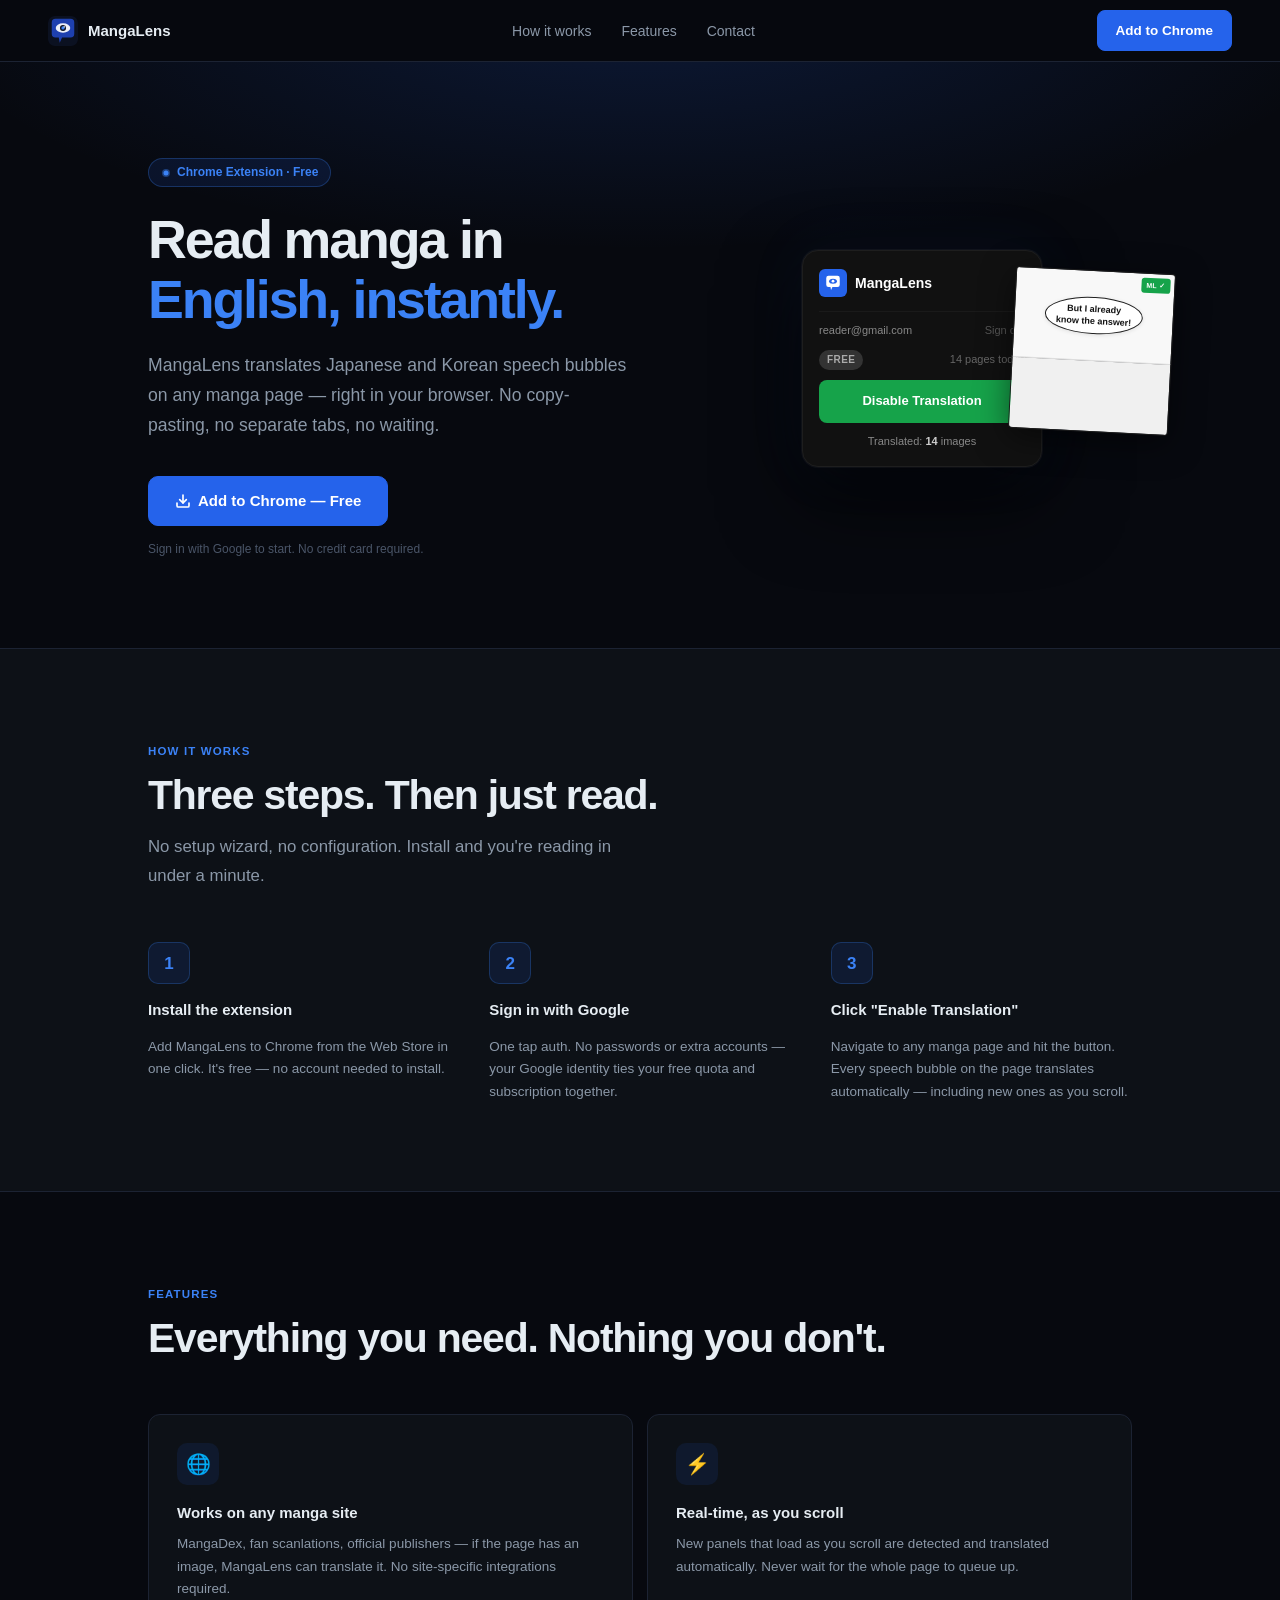
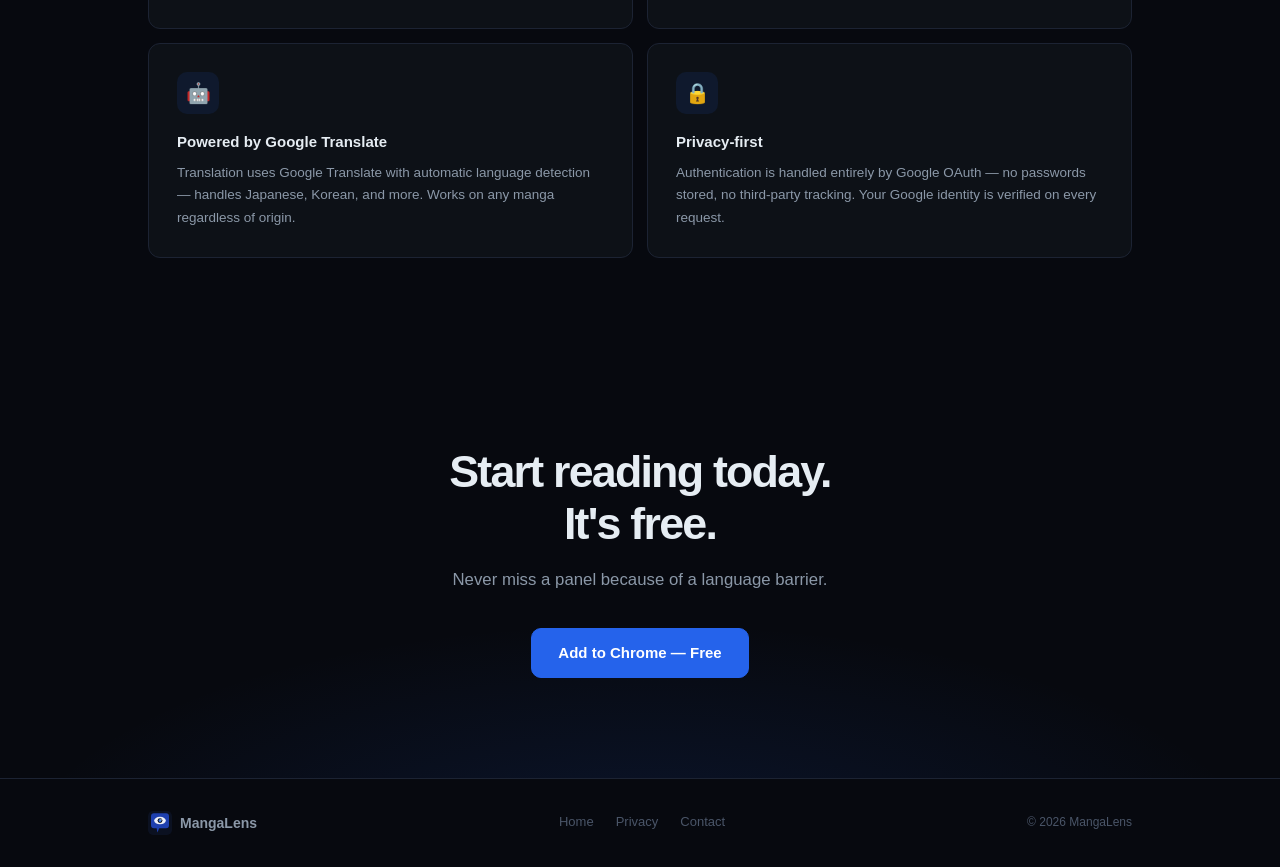
<file: website/index.html>
<!DOCTYPE html>
<html lang="en">
<head>
  <meta charset="UTF-8"/>
  <meta name="viewport" content="width=device-width, initial-scale=1.0"/>
  <title>MangaLens — Read Manga in English, Instantly</title>
  <meta name="description" content="Translate Japanese and Korean manga pages to English in real time — right in your browser. Free."/>
  <link rel="stylesheet" href="style.css"/>
  <link rel="icon" type="image/svg+xml" href="icon.svg"/>
  <style>
    /* ── Hero ── */
    .hero-wrap {
      overflow: hidden; position: relative;
      background: radial-gradient(ellipse 80% 60% at 50% -10%, rgba(37,99,235,.18) 0%, transparent 70%);
    }
    .hero {
      max-width: 1080px; margin: 0 auto; padding: 96px 48px 88px;
      display: grid; grid-template-columns: 1fr 420px; gap: 72px; align-items: center;
    }
    .hero-badge {
      display: inline-flex; align-items: center; gap: 6px;
      padding: 4px 12px; border-radius: 100px;
      background: rgba(37,99,235,.12); border: 1px solid rgba(59,130,246,.28);
      font-size: 12px; font-weight: 600; color: var(--blue-lt);
      margin-bottom: 22px;
    }
    .hero h1 {
      font-size: clamp(2rem, 4.2vw, 3.4rem);
      font-weight: 800; line-height: 1.12; letter-spacing: -.04em;
      margin-bottom: 20px;
    }
    .hero h1 em { font-style: normal; color: var(--blue-lt); }
    .hero-sub {
      font-size: 1.1rem; color: var(--muted); line-height: 1.72;
      max-width: 480px; margin-bottom: 36px;
    }
    .hero-actions { display: flex; gap: 12px; flex-wrap: wrap; align-items: center; }
    .hero-note { margin-top: 14px; font-size: 12px; color: var(--faint); }
    .hero-note a { color: var(--faint); text-decoration: underline; }

    /* Extension popup mockup */
    .popup-mock {
      background: #111; border-radius: 16px;
      border: 1px solid #1e1e1e;
      box-shadow:
        0 0 0 1px rgba(255,255,255,.04),
        0 32px 80px rgba(0,0,0,.7),
        0 0 60px rgba(37,99,235,.08);
      overflow: hidden; width: 240px; margin: 0 auto;
      font-family: -apple-system, BlinkMacSystemFont, "Segoe UI", sans-serif;
      position: relative;
    }
    .pm-inner { padding: 18px 16px 16px; display: flex; flex-direction: column; gap: 10px; }
    .pm-header {
      display: flex; align-items: center; gap: 8px;
      padding-bottom: 14px; border-bottom: 1px solid #1a1a1a;
    }
    .pm-logo {
      width: 28px; height: 28px; background: var(--blue);
      border-radius: 6px; flex-shrink: 0;
      display: flex; align-items: center; justify-content: center;
    }
    .pm-logo svg { width: 18px; height: 18px; }
    .pm-title { font-size: 14px; font-weight: 700; color: #fff; }
    .pm-row { display: flex; justify-content: space-between; align-items: center; font-size: 11px; color: #666; }
    .pm-email { color: #888; overflow: hidden; text-overflow: ellipsis; white-space: nowrap; max-width: 160px; }
    .pm-tier {
      display: inline-block; padding: 2px 8px; border-radius: 10px;
      background: #1d4ed8; color: #fff;
      font-size: 10px; font-weight: 700; letter-spacing: .4px;
    }
    .pm-quota { font-size: 11px; color: #666; }
    .pm-bar-wrap { height: 4px; background: #1a1a1a; border-radius: 2px; overflow: hidden; }
    .pm-bar { height: 100%; width: 22%; background: var(--blue); border-radius: 2px; }
    .pm-btn {
      padding: 11px; background: #16a34a; color: #fff;
      border-radius: 8px; text-align: center;
      font-size: 13px; font-weight: 600;
    }
    .pm-status { font-size: 11px; color: #888; text-align: center; }
    .pm-status strong { color: #ccc; }

    /* Manga panel mock beside popup */
    .visual-wrap {
      position: relative; display: flex; justify-content: center; align-items: center;
    }
    .manga-mock {
      position: absolute; right: -40px; top: 20px;
      width: 160px; border-radius: 4px; overflow: hidden;
      border: 1px solid #1c1c1c;
      box-shadow: 0 8px 32px rgba(0,0,0,.5);
      transform: rotate(3deg);
      pointer-events: none;
    }
    .manga-panel {
      background: #f8f8f8; height: 90px; border-bottom: 1px solid #ddd;
      display: flex; align-items: center; justify-content: center;
      padding: 12px; position: relative;
    }
    .manga-bubble {
      background: white; border: 1.5px solid #222; border-radius: 50%;
      padding: 6px 10px; font-size: 9px; font-weight: 600; color: #111;
      text-align: center; line-height: 1.3;
      box-shadow: 0 1px 4px rgba(0,0,0,.1);
    }
    .manga-panel2 { background: #f0f0f0; height: 70px; }
    /* Translated overlay indicator */
    .translated-badge {
      position: absolute; top: 4px; right: 4px;
      background: #16a34a; color: #fff;
      font-size: 7px; font-weight: 700; letter-spacing: .3px;
      padding: 2px 5px; border-radius: 3px;
    }

    /* ── How it works ── */
    .how { background: var(--surf); border-top: 1px solid var(--border); border-bottom: 1px solid var(--border); }
    .steps {
      display: grid; grid-template-columns: repeat(3,1fr); gap: 40px;
      margin-top: 52px;
    }
    .step { display: flex; flex-direction: column; gap: 14px; }
    .step-num {
      width: 42px; height: 42px; border-radius: 10px;
      background: rgba(37,99,235,.12); border: 1px solid rgba(59,130,246,.25);
      display: flex; align-items: center; justify-content: center;
      font-size: 17px; font-weight: 800; color: var(--blue-lt);
    }
    .step h3 { font-size: 15px; font-weight: 700; }
    .step p  { font-size: 13.5px; color: var(--muted); line-height: 1.65; }

    /* connector dots */
    .steps-wrap { position: relative; }

    /* ── Features ── */
    .features-grid {
      display: grid; grid-template-columns: repeat(2,1fr); gap: 14px;
      margin-top: 52px;
    }
    .feat-card {
      background: var(--surf); border: 1px solid var(--border);
      border-radius: var(--r); padding: 28px;
      transition: border-color .2s, background .2s;
    }
    .feat-card:hover { border-color: var(--border2); background: var(--surf2); }
    .feat-icon {
      width: 42px; height: 42px; border-radius: 10px;
      background: rgba(37,99,235,.1);
      display: flex; align-items: center; justify-content: center;
      font-size: 20px; margin-bottom: 16px;
    }
    .feat-card h3 { font-size: 15px; font-weight: 700; margin-bottom: 8px; }
    .feat-card p  { font-size: 13.5px; color: var(--muted); line-height: 1.65; }

    /* ── Pricing teaser ── */
    .price-teaser { background: var(--surf); border-top: 1px solid var(--border); border-bottom: 1px solid var(--border); }
    .tier-cards {
      display: grid; grid-template-columns: repeat(2,1fr); gap: 16px;
      margin-top: 48px;
    }
    .tier-card {
      border: 1px solid var(--border); border-radius: var(--r);
      padding: 28px 28px 24px; background: var(--bg);
    }
    .tier-card.pop { border-color: var(--blue); background: rgba(37,99,235,.04); }
    .tc-badge {
      display: inline-block; padding: 3px 10px; border-radius: 6px;
      font-size: 10.5px; font-weight: 700; letter-spacing: .05em;
      text-transform: uppercase; margin-bottom: 14px;
    }
    .tc-badge.free { background: var(--surf2); color: var(--muted); }
    .tc-badge.pro  { background: rgba(37,99,235,.18); color: var(--blue-lt); }
    .tc-price { font-size: 2.4rem; font-weight: 800; line-height: 1; margin-bottom: 4px; letter-spacing: -.04em; }
    .tc-price small { font-size: .9rem; font-weight: 500; color: var(--muted); vertical-align: super; }
    .tc-period { font-size: 12px; color: var(--faint); margin-bottom: 20px; }
    .tc-list { list-style: none; display: flex; flex-direction: column; gap: 9px; margin-bottom: 22px; }
    .tc-list li { font-size: 13.5px; color: var(--muted); display: flex; gap: 9px; align-items: flex-start; }
    .tc-list li::before { content: "✓"; color: var(--blue-lt); font-weight: 700; flex-shrink: 0; }
    .price-teaser .section-actions { margin-top: 32px; text-align: center; }

    /* ── CTA ── */
    .cta-wrap {
      text-align: center;
      background: radial-gradient(ellipse 70% 80% at 50% 120%, rgba(37,99,235,.14) 0%, transparent 70%);
    }
    .cta-wrap .inner { padding: 100px 48px; }
    .cta-wrap h2 {
      font-size: clamp(1.8rem, 3.5vw, 2.8rem);
      font-weight: 800; letter-spacing: -.04em; line-height: 1.15;
      margin-bottom: 18px;
    }
    .cta-wrap p { font-size: 1.05rem; color: var(--muted); margin-bottom: 34px; }

    /* ── Responsive ── */
    @media (max-width: 900px) {
      .hero { grid-template-columns: 1fr; padding: 64px 20px 56px; gap: 48px; }
      .visual-wrap { justify-content: center; }
      .manga-mock { display: none; }
    }
    @media (max-width: 840px) {
      .steps { grid-template-columns: 1fr; gap: 28px; }
      .features-grid { grid-template-columns: 1fr; }
      .tier-cards { grid-template-columns: 1fr; }
      .cta-wrap .inner { padding: 72px 20px; }
    }
  </style>
</head>
<body>

<!-- ── Nav ──────────────────────────────────────────────────────────────── -->
<nav class="nav">
  <a href="/" class="nav-logo">
    <svg class="nav-logo-icon" viewBox="0 0 128 128" xmlns="http://www.w3.org/2000/svg">
      <rect width="128" height="128" rx="22" fill="#0b1121"/>
      <path fill="#1e40af" d="M32,12 L96,12 Q112,12 112,28 L112,76 Q112,92 96,92 L60,92 L50,114 L46,92 L32,92 Q16,92 16,76 L16,28 Q16,12 32,12 Z"/>
      <ellipse cx="64" cy="51" rx="31" ry="20" fill="white" opacity="0.92"/>
      <circle cx="64" cy="51" r="13" fill="#0b1121"/>
      <circle cx="64" cy="51" r="7" fill="#3b82f6"/>
      <circle cx="70" cy="46" r="4" fill="white" opacity="0.65"/>
    </svg>
    MangaLens
  </a>
  <ul class="nav-links">
    <li><a href="#how">How it works</a></li>
    <li><a href="#features">Features</a></li>
    <li><a href="mailto:hello@manga-lens.com">Contact</a></li>
  </ul>
  <a href="https://chromewebstore.google.com/detail/mangalens/cfmmcokpehjfflhohpcgmjdedenlklek" class="btn btn-primary">Add to Chrome</a>
</nav>

<!-- ── Hero ─────────────────────────────────────────────────────────────── -->
<div class="hero-wrap">
  <div class="hero">
    <div class="hero-text">
      <div class="hero-badge">
        <svg width="10" height="10" viewBox="0 0 10 10" fill="none">
          <circle cx="5" cy="5" r="4" fill="#3b82f6" opacity=".4"/>
          <circle cx="5" cy="5" r="2.5" fill="#3b82f6"/>
        </svg>
        Chrome Extension · Free
      </div>
      <h1>Read manga in<br/><em>English, instantly.</em></h1>
      <p class="hero-sub">
        MangaLens translates Japanese and Korean speech bubbles on any manga page — right in your browser. No copy-pasting, no separate tabs, no waiting.
      </p>
      <div class="hero-actions">
        <a href="https://chromewebstore.google.com/detail/mangalens/cfmmcokpehjfflhohpcgmjdedenlklek" class="btn btn-primary btn-lg">
          <svg width="16" height="16" viewBox="0 0 24 24" fill="none" stroke="currentColor" stroke-width="2.5" stroke-linecap="round" stroke-linejoin="round">
            <path d="M21 15v4a2 2 0 01-2 2H5a2 2 0 01-2-2v-4"/>
            <polyline points="7 10 12 15 17 10"/>
            <line x1="12" y1="15" x2="12" y2="3"/>
          </svg>
          Add to Chrome — Free
        </a>
      </div>
      <p class="hero-note">Sign in with Google to start. No credit card required.</p>
    </div>

    <div class="visual-wrap">
      <!-- Extension popup mock -->
      <div class="popup-mock">
        <div class="pm-inner">
          <div class="pm-header">
            <div class="pm-logo">
              <svg viewBox="0 0 128 128" xmlns="http://www.w3.org/2000/svg">
                <path fill="white" d="M32,12 L96,12 Q112,12 112,28 L112,76 Q112,92 96,92 L60,92 L50,114 L46,92 L32,92 Q16,92 16,76 L16,28 Q16,12 32,12 Z"/>
                <ellipse cx="64" cy="51" rx="28" ry="18" fill="#2563eb"/>
                <circle cx="64" cy="51" r="10" fill="white"/>
                <circle cx="68" cy="47" r="3" fill="white" opacity="0.5"/>
              </svg>
            </div>
            <div class="pm-title">MangaLens</div>
          </div>

          <div class="pm-row">
            <span class="pm-email">reader@gmail.com</span>
            <span style="color:#555;font-size:11px;cursor:pointer">Sign out</span>
          </div>
          <div style="display:flex;align-items:center;gap:6px">
            <span class="pm-tier" style="background:#333;color:#aaa">FREE</span>
            <span style="flex:1;font-size:11px;color:#666;text-align:right">14 pages today</span>
          </div>
          <div class="pm-btn">Disable Translation</div>
          <div class="pm-status">Translated: <strong>14</strong> images</div>
        </div>
      </div>

      <!-- Manga panel mockup -->
      <div class="manga-mock">
        <div class="manga-panel">
          <div class="manga-bubble">But I already<br/>know the answer!</div>
          <span class="translated-badge">ML ✓</span>
        </div>
        <div class="manga-panel2"></div>
      </div>
    </div>
  </div>
</div>

<!-- ── How it works ──────────────────────────────────────────────────────── -->
<section class="section how" id="how">
  <div class="inner">
    <div class="eyebrow">How it works</div>
    <h2 class="section-title">Three steps. Then just read.</h2>
    <p class="section-sub">No setup wizard, no configuration. Install and you're reading in under a minute.</p>

    <div class="steps steps-wrap">
      <div class="step">
        <div class="step-num">1</div>
        <h3>Install the extension</h3>
        <p>Add MangaLens to Chrome from the Web Store in one click. It's free — no account needed to install.</p>
      </div>
      <div class="step">
        <div class="step-num">2</div>
        <h3>Sign in with Google</h3>
        <p>One tap auth. No passwords or extra accounts — your Google identity ties your free quota and subscription together.</p>
      </div>
      <div class="step">
        <div class="step-num">3</div>
        <h3>Click "Enable Translation"</h3>
        <p>Navigate to any manga page and hit the button. Every speech bubble on the page translates automatically — including new ones as you scroll.</p>
      </div>
    </div>
  </div>
</section>

<!-- ── Features ──────────────────────────────────────────────────────────── -->
<section class="section" id="features">
  <div class="inner">
    <div class="eyebrow">Features</div>
    <h2 class="section-title">Everything you need. Nothing you don't.</h2>

    <div class="features-grid">
      <div class="feat-card">
        <div class="feat-icon">🌐</div>
        <h3>Works on any manga site</h3>
        <p>MangaDex, fan scanlations, official publishers — if the page has an image, MangaLens can translate it. No site-specific integrations required.</p>
      </div>
      <div class="feat-card">
        <div class="feat-icon">⚡</div>
        <h3>Real-time, as you scroll</h3>
        <p>New panels that load as you scroll are detected and translated automatically. Never wait for the whole page to queue up.</p>
      </div>
      <div class="feat-card">
        <div class="feat-icon">🤖</div>
        <h3>Powered by Google Translate</h3>
        <p>Translation uses Google Translate with automatic language detection — handles Japanese, Korean, and more. Works on any manga regardless of origin.</p>
      </div>
      <div class="feat-card">
        <div class="feat-icon">🔒</div>
        <h3>Privacy-first</h3>
        <p>Authentication is handled entirely by Google OAuth — no passwords stored, no third-party tracking. Your Google identity is verified on every request.</p>
      </div>
    </div>
  </div>
</section>

<!-- ── CTA ───────────────────────────────────────────────────────────────── -->
<section class="section cta-wrap">
  <div class="inner">
    <h2>Start reading today.<br/>It's free.</h2>
    <p>Never miss a panel because of a language barrier.</p>
    <a href="https://chromewebstore.google.com/detail/mangalens/cfmmcokpehjfflhohpcgmjdedenlklek" class="btn btn-primary btn-lg">
      Add to Chrome — Free
    </a>
  </div>
</section>

<!-- ── Footer ────────────────────────────────────────────────────────────── -->
<footer class="footer">
  <div class="footer-inner">
    <a href="/" class="footer-logo">
      <svg class="footer-logo-icon" viewBox="0 0 128 128" xmlns="http://www.w3.org/2000/svg">
        <rect width="128" height="128" rx="22" fill="#0b1121"/>
        <path fill="#1e40af" d="M32,12 L96,12 Q112,12 112,28 L112,76 Q112,92 96,92 L60,92 L50,114 L46,92 L32,92 Q16,92 16,76 L16,28 Q16,12 32,12 Z"/>
        <ellipse cx="64" cy="51" rx="31" ry="20" fill="white" opacity="0.92"/>
        <circle cx="64" cy="51" r="13" fill="#0b1121"/>
        <circle cx="64" cy="51" r="7" fill="#3b82f6"/>
        <circle cx="70" cy="46" r="4" fill="white" opacity="0.65"/>
      </svg>
      MangaLens
    </a>
    <nav class="footer-links">
      <a href="/">Home</a>
      <a href="privacy.html">Privacy</a>
      <a href="mailto:hello@manga-lens.com">Contact</a>
    </nav>
    <span class="footer-copy">© 2026 MangaLens</span>
  </div>
</footer>

</body>
</html>
</file>
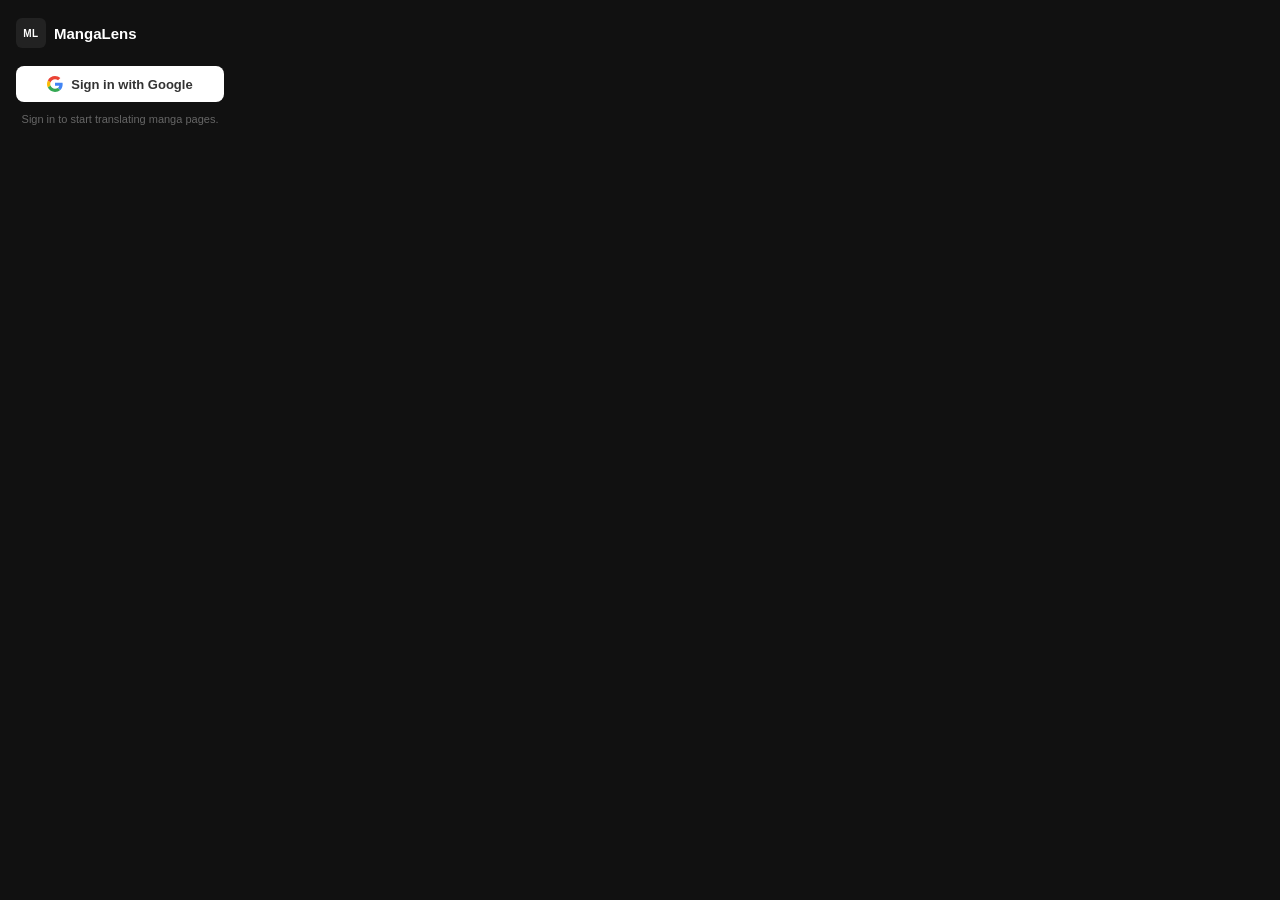
<file: extension/popup.html>
<!DOCTYPE html>
<html lang="en">
<head>
  <meta charset="UTF-8" />
  <title>MangaLens</title>
  <style>
    * { box-sizing: border-box; margin: 0; padding: 0; }

    body {
      width: 240px;
      font-family: -apple-system, BlinkMacSystemFont, "Segoe UI", sans-serif;
      background: #111;
      color: #eee;
      padding: 18px 16px 16px;
    }

    .header {
      display: flex;
      align-items: center;
      gap: 8px;
      margin-bottom: 18px;
    }
    .logo {
      width: 30px; height: 30px;
      background: #222;
      border-radius: 6px;
      display: flex; align-items: center; justify-content: center;
      font-size: 10px; font-weight: bold; color: #fff; letter-spacing: 0.5px;
    }
    .title { font-size: 15px; font-weight: 600; color: #fff; }

    /* ── signed-out view ── */
    #view-signout { display: flex; flex-direction: column; gap: 10px; }

    .sign-in-btn {
      width: 100%; padding: 10px;
      background: #fff; color: #333;
      border: none; border-radius: 8px;
      font-size: 13px; font-weight: 600; cursor: pointer;
      display: flex; align-items: center; justify-content: center; gap: 8px;
      transition: background 0.15s;
    }
    .sign-in-btn:hover { background: #e8e8e8; }
    .sign-in-btn svg { flex-shrink: 0; }

    .note { font-size: 11px; color: #666; text-align: center; line-height: 1.4; }

    /* ── signed-in view ── */
    #view-signin { display: none; flex-direction: column; gap: 10px; }

    .user-row {
      display: flex; align-items: center; justify-content: space-between;
      font-size: 11px; color: #888;
    }
    .user-email { overflow: hidden; text-overflow: ellipsis; white-space: nowrap; max-width: 160px; }
    .sign-out-link {
      font-size: 11px; color: #555; cursor: pointer; text-decoration: underline;
      background: none; border: none; padding: 0; white-space: nowrap;
    }
    .sign-out-link:hover { color: #999; }
    .refresh-btn {
      font-size: 13px; color: #444; cursor: pointer;
      background: none; border: none; padding: 0 2px;
      line-height: 1; transition: color .15s, transform .3s;
    }
    .refresh-btn:hover { color: #888; }
    .refresh-btn.spinning { animation: ml-spin 0.7s linear infinite; color: #666; }

    .tier-badge {
      display: inline-block;
      padding: 2px 7px; border-radius: 10px;
      font-size: 10px; font-weight: 700; letter-spacing: 0.5px;
      text-transform: uppercase;
    }
    .tier-badge.free  { background: #333; color: #aaa; }
    .tier-badge.paid  { background: #1d4ed8; color: #fff; }
    .tier-badge.admin { background: #7c3aed; color: #fff; }

    .quota-row {
      display: flex; align-items: center; justify-content: space-between;
      font-size: 11px; color: #666;
    }
    .toggle-btn {
      width: 100%; padding: 11px;
      border: none; border-radius: 8px;
      font-size: 14px; font-weight: 600; cursor: pointer;
      transition: background 0.15s, transform 0.1s;
    }
    .toggle-btn:active { transform: scale(0.97); }
    .toggle-btn.off { background: #2563eb; color: #fff; }
    .toggle-btn.on  { background: #16a34a; color: #fff; }
    .toggle-btn:disabled { background: #333; color: #666; cursor: default; }

    .status-line {
      font-size: 11px; color: #666; text-align: center; min-height: 16px;
    }
    .status-line.warn { color: #f59e0b; }
    .status-line.error { color: #ef4444; }
    .status-line span { color: #ccc; }

    .scan-btn {
      width: 100%; padding: 8px;
      background: transparent; color: #666;
      border: 1px solid #2a2a2a; border-radius: 8px;
      font-size: 12px; cursor: pointer;
      transition: background 0.15s, color 0.15s, border-color 0.15s;
    }
    .scan-btn:hover { background: #1a1a1a; color: #aaa; border-color: #444; }
    .scan-btn:disabled { color: #444; border-color: #1e1e1e; cursor: default; }

    hr { border: none; border-top: 1px solid #222; }
  </style>
</head>
<body>

  <div class="header">
    <div class="logo">ML</div>
    <div class="title">MangaLens</div>
  </div>

  <!-- Signed-out -->
  <div id="view-signout">
    <button class="sign-in-btn" id="signInBtn">
      <svg width="16" height="16" viewBox="0 0 48 48">
        <path fill="#EA4335" d="M24 9.5c3.54 0 6.71 1.22 9.21 3.6l6.85-6.85C35.9 2.38 30.47 0 24 0 14.62 0 6.51 5.38 2.56 13.22l7.98 6.19C12.43 13.72 17.74 9.5 24 9.5z"/>
        <path fill="#4285F4" d="M46.98 24.55c0-1.57-.15-3.09-.38-4.55H24v9.02h12.94c-.58 2.96-2.26 5.48-4.78 7.18l7.73 6c4.51-4.18 7.09-10.36 7.09-17.65z"/>
        <path fill="#FBBC05" d="M10.53 28.59c-.48-1.45-.76-2.99-.76-4.59s.27-3.14.76-4.59l-7.98-6.19C.92 16.46 0 20.12 0 24c0 3.88.92 7.54 2.56 10.78l7.97-6.19z"/>
        <path fill="#34A853" d="M24 48c6.48 0 11.93-2.13 15.89-5.81l-7.73-6c-2.18 1.48-4.97 2.31-8.16 2.31-6.26 0-11.57-4.22-13.47-9.91l-7.98 6.19C6.51 42.62 14.62 48 24 48z"/>
      </svg>
      Sign in with Google
    </button>
    <p class="note">Sign in to start translating manga pages.</p>
  </div>

  <!-- Signed-in -->
  <div id="view-signin">
    <div class="user-row">
      <span class="user-email" id="userEmail"></span>
      <div style="display:flex;align-items:center;gap:8px">
        <button class="refresh-btn" id="refreshBtn" title="Refresh account">↻</button>
        <button class="sign-out-link" id="signOutBtn">Sign out</button>
      </div>
    </div>

    <div style="display:flex;align-items:center;gap:6px">
      <span class="tier-badge" id="tierBadge">free</span>
      <div class="quota-row" style="flex:1;justify-content:flex-end" id="quotaRow">
        <span id="quotaText"></span>
      </div>
    </div>

    <hr/>

    <button id="toggleBtn" class="toggle-btn off">Enable Translation</button>
    <button id="scanBtn" class="scan-btn" style="display:none">Scan for untranslated images</button>
    <div class="status-line" id="statusLine">Translation is off</div>
  </div>

  <script src="popup.js"></script>
</body>
</html>
</file>
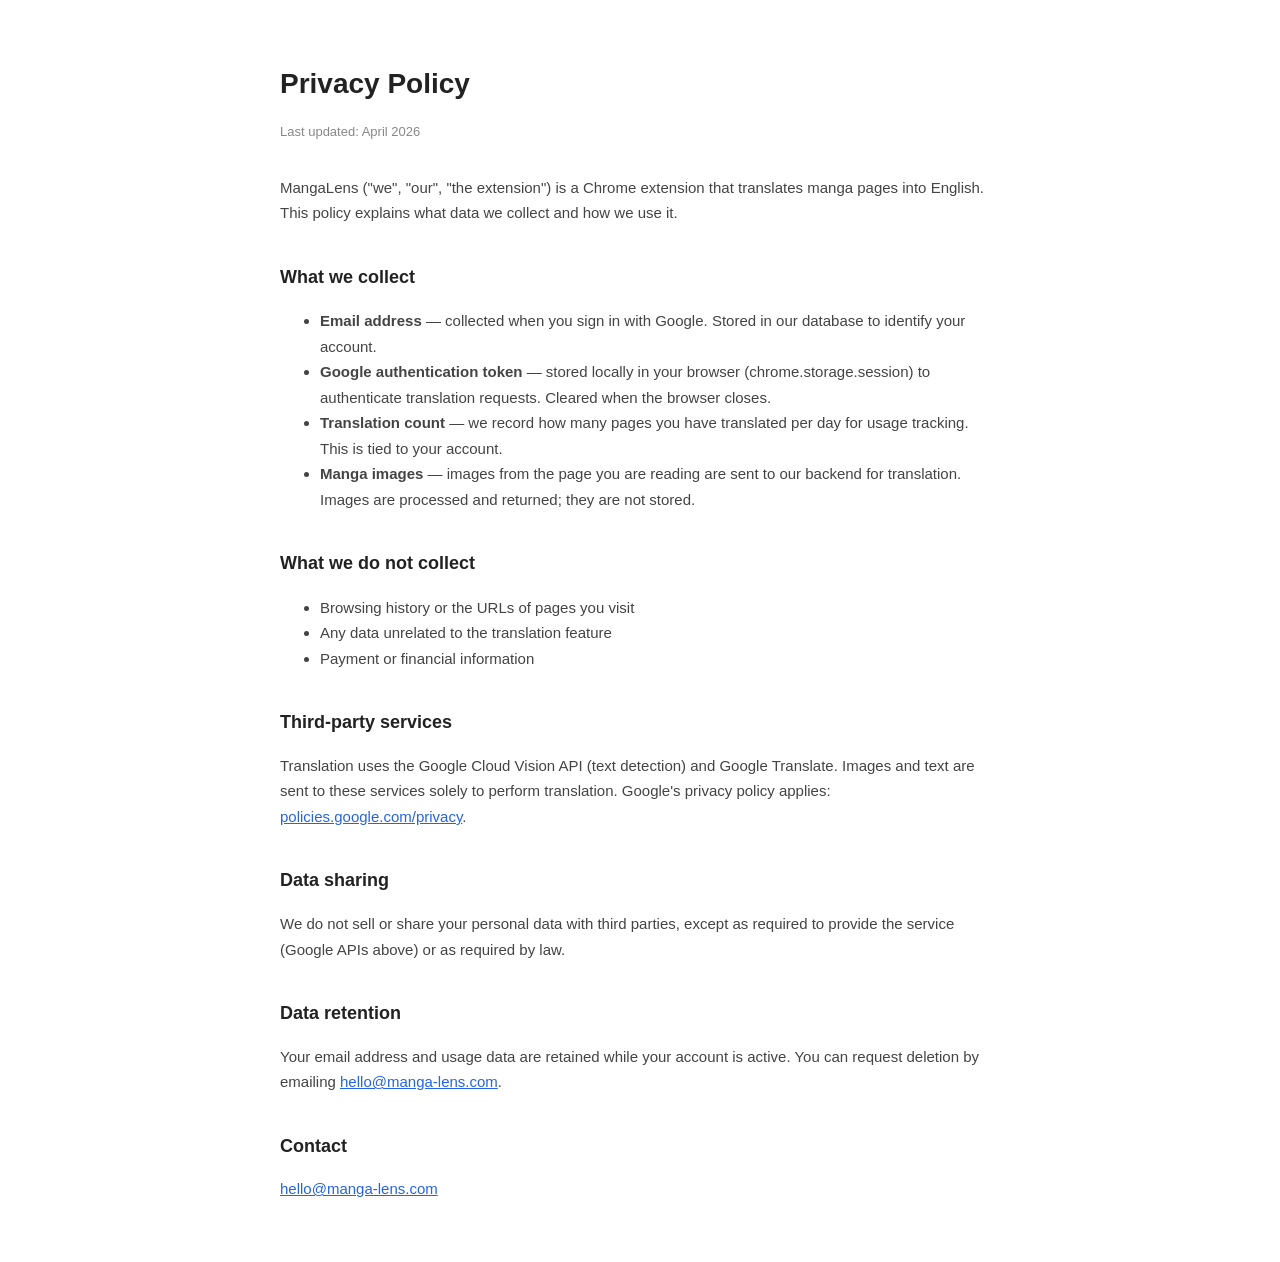
<file: website/privacy.html>
<!DOCTYPE html>
<html lang="en">
<head>
  <meta charset="UTF-8" />
  <meta name="viewport" content="width=device-width, initial-scale=1.0" />
  <title>Privacy Policy — MangaLens</title>
  <style>
    body { font-family: -apple-system, BlinkMacSystemFont, "Segoe UI", sans-serif; max-width: 720px; margin: 60px auto; padding: 0 24px; color: #222; line-height: 1.7; }
    h1 { font-size: 28px; margin-bottom: 4px; }
    h2 { font-size: 18px; margin-top: 36px; }
    p, li { font-size: 15px; color: #444; }
    a { color: #2563eb; }
    .updated { font-size: 13px; color: #888; margin-bottom: 32px; }
  </style>
</head>
<body>
  <h1>Privacy Policy</h1>
  <p class="updated">Last updated: April 2026</p>

  <p>MangaLens ("we", "our", "the extension") is a Chrome extension that translates manga pages into English. This policy explains what data we collect and how we use it.</p>

  <h2>What we collect</h2>
  <ul>
    <li><strong>Email address</strong> — collected when you sign in with Google. Stored in our database to identify your account.</li>
    <li><strong>Google authentication token</strong> — stored locally in your browser (chrome.storage.session) to authenticate translation requests. Cleared when the browser closes.</li>
    <li><strong>Translation count</strong> — we record how many pages you have translated per day for usage tracking. This is tied to your account.</li>
    <li><strong>Manga images</strong> — images from the page you are reading are sent to our backend for translation. Images are processed and returned; they are not stored.</li>
  </ul>

  <h2>What we do not collect</h2>
  <ul>
    <li>Browsing history or the URLs of pages you visit</li>
    <li>Any data unrelated to the translation feature</li>
    <li>Payment or financial information</li>
  </ul>

  <h2>Third-party services</h2>
  <p>Translation uses the Google Cloud Vision API (text detection) and Google Translate. Images and text are sent to these services solely to perform translation. Google's privacy policy applies: <a href="https://policies.google.com/privacy" target="_blank">policies.google.com/privacy</a>.</p>

  <h2>Data sharing</h2>
  <p>We do not sell or share your personal data with third parties, except as required to provide the service (Google APIs above) or as required by law.</p>

  <h2>Data retention</h2>
  <p>Your email address and usage data are retained while your account is active. You can request deletion by emailing <a href="mailto:hello@manga-lens.com">hello@manga-lens.com</a>.</p>

  <h2>Contact</h2>
  <p><a href="mailto:hello@manga-lens.com">hello@manga-lens.com</a></p>
</body>
</html>
</file>
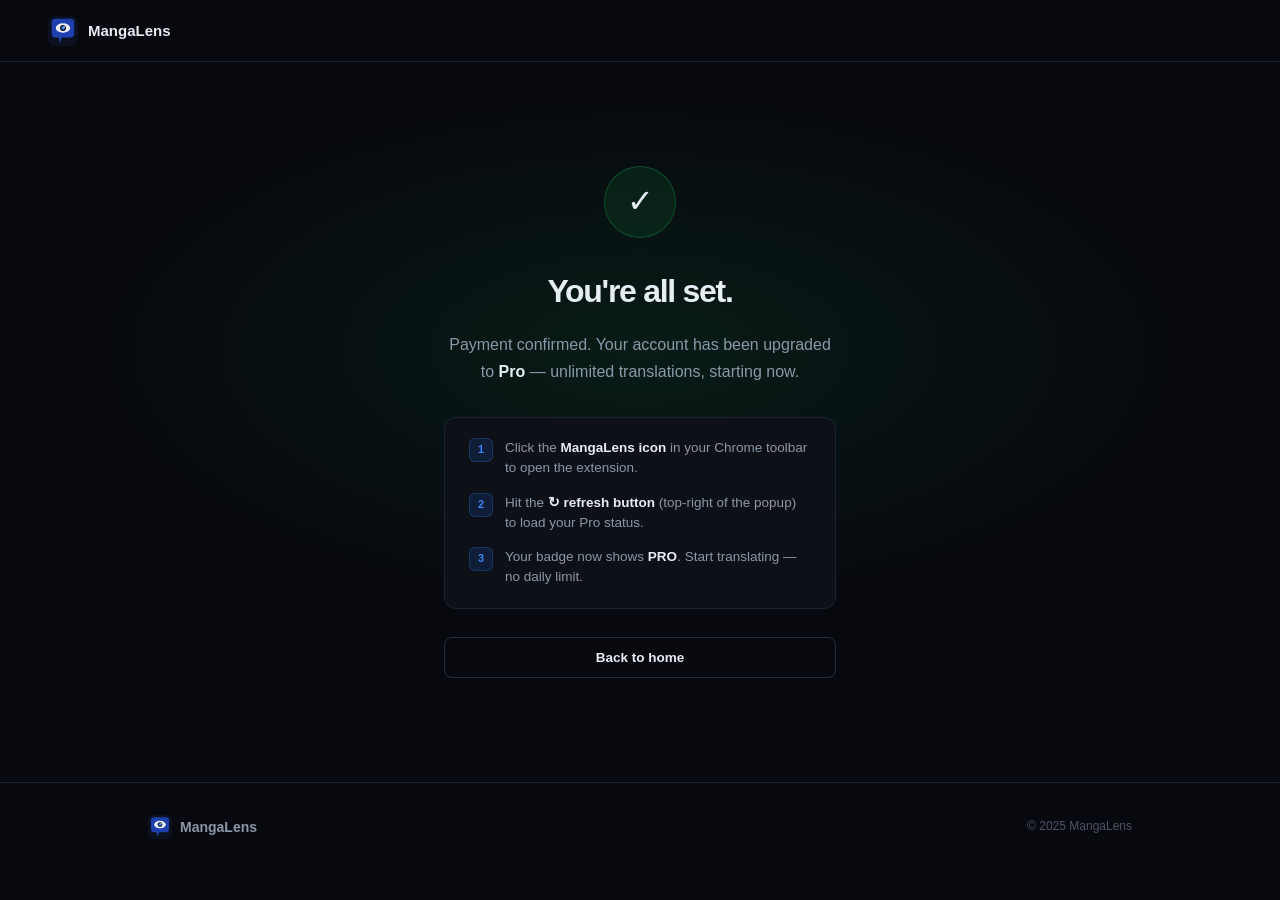
<file: website/success.html>
<!DOCTYPE html>
<html lang="en">
<head>
  <meta charset="UTF-8"/>
  <meta name="viewport" content="width=device-width, initial-scale=1.0"/>
  <title>Payment successful — MangaLens</title>
  <link rel="stylesheet" href="style.css"/>
  <link rel="icon" type="image/svg+xml" href="icon.svg"/>
  <style>
    .success-wrap {
      min-height: 80vh;
      display: flex; align-items: center; justify-content: center;
      text-align: center;
      background: radial-gradient(ellipse 60% 50% at 50% 40%, rgba(22,163,74,.12) 0%, transparent 70%);
    }
    .success-card {
      max-width: 440px; padding: 0 24px;
    }
    .check-circle {
      width: 72px; height: 72px; border-radius: 50%;
      background: rgba(22,163,74,.12); border: 1.5px solid rgba(22,163,74,.35);
      display: flex; align-items: center; justify-content: center;
      margin: 0 auto 28px;
      font-size: 32px;
    }
    .success-card h1 {
      font-size: 2rem; font-weight: 800; letter-spacing: -.04em;
      margin-bottom: 14px;
    }
    .success-card p {
      font-size: 1rem; color: var(--muted); line-height: 1.7;
      margin-bottom: 32px;
    }
    .steps-mini {
      background: var(--surf); border: 1px solid var(--border);
      border-radius: 12px; padding: 20px 24px;
      margin-bottom: 28px; text-align: left;
      display: flex; flex-direction: column; gap: 14px;
    }
    .step-mini { display: flex; gap: 12px; align-items: flex-start; }
    .step-mini-num {
      width: 24px; height: 24px; border-radius: 6px; flex-shrink: 0;
      background: rgba(37,99,235,.15); border: 1px solid rgba(59,130,246,.25);
      display: flex; align-items: center; justify-content: center;
      font-size: 11px; font-weight: 800; color: var(--blue-lt);
    }
    .step-mini p { font-size: 13.5px; color: var(--muted); margin: 0; line-height: 1.5; }
    .step-mini strong { color: var(--text); }
  </style>
</head>
<body>

<nav class="nav">
  <a href="/" class="nav-logo">
    <svg class="nav-logo-icon" viewBox="0 0 128 128" xmlns="http://www.w3.org/2000/svg">
      <rect width="128" height="128" rx="22" fill="#0b1121"/>
      <path fill="#1e40af" d="M32,12 L96,12 Q112,12 112,28 L112,76 Q112,92 96,92 L60,92 L50,114 L46,92 L32,92 Q16,92 16,76 L16,28 Q16,12 32,12 Z"/>
      <ellipse cx="64" cy="51" rx="31" ry="20" fill="white" opacity="0.92"/>
      <circle cx="64" cy="51" r="13" fill="#0b1121"/>
      <circle cx="64" cy="51" r="7" fill="#3b82f6"/>
      <circle cx="70" cy="46" r="4" fill="white" opacity="0.65"/>
    </svg>
    MangaLens
  </a>
</nav>

<div class="success-wrap">
  <div class="success-card">
    <div class="check-circle">✓</div>
    <h1>You're all set.</h1>
    <p>Payment confirmed. Your account has been upgraded to <strong style="color:#e6edf3">Pro</strong> — unlimited translations, starting now.</p>

    <div class="steps-mini">
      <div class="step-mini">
        <div class="step-mini-num">1</div>
        <p>Click the <strong>MangaLens icon</strong> in your Chrome toolbar to open the extension.</p>
      </div>
      <div class="step-mini">
        <div class="step-mini-num">2</div>
        <p>Hit the <strong>↻ refresh button</strong> (top-right of the popup) to load your Pro status.</p>
      </div>
      <div class="step-mini">
        <div class="step-mini-num">3</div>
        <p>Your badge now shows <strong>PRO</strong>. Start translating — no daily limit.</p>
      </div>
    </div>

    <a href="/" class="btn btn-outline" style="width:100%;justify-content:center">Back to home</a>
  </div>
</div>

<footer class="footer">
  <div class="footer-inner">
    <a href="/" class="footer-logo">
      <svg class="footer-logo-icon" viewBox="0 0 128 128" xmlns="http://www.w3.org/2000/svg">
        <rect width="128" height="128" rx="22" fill="#0b1121"/>
        <path fill="#1e40af" d="M32,12 L96,12 Q112,12 112,28 L112,76 Q112,92 96,92 L60,92 L50,114 L46,92 L32,92 Q16,92 16,76 L16,28 Q16,12 32,12 Z"/>
        <ellipse cx="64" cy="51" rx="31" ry="20" fill="white" opacity="0.92"/>
        <circle cx="64" cy="51" r="13" fill="#0b1121"/>
        <circle cx="64" cy="51" r="7" fill="#3b82f6"/>
        <circle cx="70" cy="46" r="4" fill="white" opacity="0.65"/>
      </svg>
      MangaLens
    </a>
    <span class="footer-copy">© 2025 MangaLens</span>
  </div>
</footer>

</body>
</html>
</file>
<file: website/style.css>
/* ── Reset ────────────────────────────────────────────────────────────────── */
*, *::before, *::after { box-sizing: border-box; margin: 0; padding: 0; }

/* ── Tokens ───────────────────────────────────────────────────────────────── */
:root {
  --bg:       #07090f;
  --surf:     #0d1117;
  --surf2:    #161b24;
  --border:   #1c2333;
  --border2:  #243042;
  --text:     #e6edf3;
  --muted:    #8b98a8;
  --faint:    #4a5568;
  --blue:     #2563eb;
  --blue-lt:  #3b82f6;
  --blue-dk:  #1d4ed8;
  --green:    #16a34a;
  --r:        12px;
}

/* ── Base ─────────────────────────────────────────────────────────────────── */
html { scroll-behavior: smooth; }

body {
  font-family: -apple-system, BlinkMacSystemFont, "Segoe UI", "Helvetica Neue", sans-serif;
  background: var(--bg);
  color: var(--text);
  line-height: 1.6;
  -webkit-font-smoothing: antialiased;
}

a { color: var(--blue-lt); text-decoration: none; transition: color .15s; }
a:hover { color: var(--text); }

/* ── Nav ──────────────────────────────────────────────────────────────────── */
.nav {
  position: sticky; top: 0; z-index: 100;
  display: flex; align-items: center; justify-content: space-between;
  padding: 0 48px; height: 62px;
  background: rgba(7,9,15,0.88);
  backdrop-filter: blur(14px);
  border-bottom: 1px solid var(--border);
}

.nav-logo {
  display: flex; align-items: center; gap: 10px;
  font-size: 15px; font-weight: 700; color: var(--text);
}
.nav-logo:hover { color: var(--text); }
.nav-logo-icon {
  width: 30px; height: 30px; border-radius: 7px; flex-shrink: 0;
}

.nav-links {
  display: flex; align-items: center; gap: 30px; list-style: none;
}
.nav-links a {
  font-size: 14px; color: var(--muted);
}
.nav-links a:hover { color: var(--text); }

/* ── Buttons ──────────────────────────────────────────────────────────────── */
.btn {
  display: inline-flex; align-items: center; gap: 7px;
  padding: 9px 18px; border-radius: 8px;
  font-size: 13.5px; font-weight: 600; cursor: pointer;
  transition: background .15s, transform .1s, border-color .15s;
  border: 1px solid transparent; text-decoration: none;
}
.btn:active { transform: scale(.97); }
.btn:hover  { color: inherit; }

.btn-primary  { background: var(--blue); color: #fff; border-color: var(--blue); }
.btn-primary:hover { background: var(--blue-lt); border-color: var(--blue-lt); }

.btn-outline  { background: transparent; color: var(--text); border-color: var(--border2); }
.btn-outline:hover { background: var(--surf2); color: var(--text); }

.btn-ghost { background: transparent; color: var(--muted); border-color: transparent; }
.btn-ghost:hover { color: var(--text); }

.btn-lg { padding: 12px 26px; font-size: 15px; border-radius: 10px; }

/* ── Section ──────────────────────────────────────────────────────────────── */
.section { position: relative; }
.inner   { max-width: 1080px; margin: 0 auto; padding: 88px 48px; }

.eyebrow {
  display: inline-block;
  font-size: 11.5px; font-weight: 700; letter-spacing: .1em;
  text-transform: uppercase; color: var(--blue-lt);
  margin-bottom: 12px;
}
.section-title {
  font-size: clamp(1.8rem, 3.2vw, 2.6rem);
  font-weight: 800; letter-spacing: -.03em; line-height: 1.15;
  margin-bottom: 14px;
}
.section-sub {
  font-size: 1.05rem; color: var(--muted); max-width: 500px; line-height: 1.7;
}

/* ── Divider ──────────────────────────────────────────────────────────────── */
.divider {
  border: none;
  border-top: 1px solid var(--border);
}

/* ── Footer ───────────────────────────────────────────────────────────────── */
.footer {
  border-top: 1px solid var(--border);
}
.footer-inner {
  max-width: 1080px; margin: 0 auto; padding: 32px 48px;
  display: flex; align-items: center; justify-content: space-between; gap: 24px;
}
.footer-logo {
  display: flex; align-items: center; gap: 8px;
  font-size: 14px; font-weight: 700; color: var(--muted);
}
.footer-logo:hover { color: var(--muted); }
.footer-logo-icon { width: 24px; height: 24px; border-radius: 5px; }
.footer-links { display: flex; gap: 22px; }
.footer-links a { font-size: 13px; color: var(--faint); }
.footer-links a:hover { color: var(--muted); }
.footer-copy { font-size: 12px; color: var(--faint); }

/* ── Responsive ───────────────────────────────────────────────────────────── */
@media (max-width: 840px) {
  .nav { padding: 0 20px; }
  .nav-links { display: none; }
  .inner { padding: 60px 20px; }
  .footer-inner { flex-direction: column; align-items: flex-start; padding: 28px 20px; }
}
</file>
